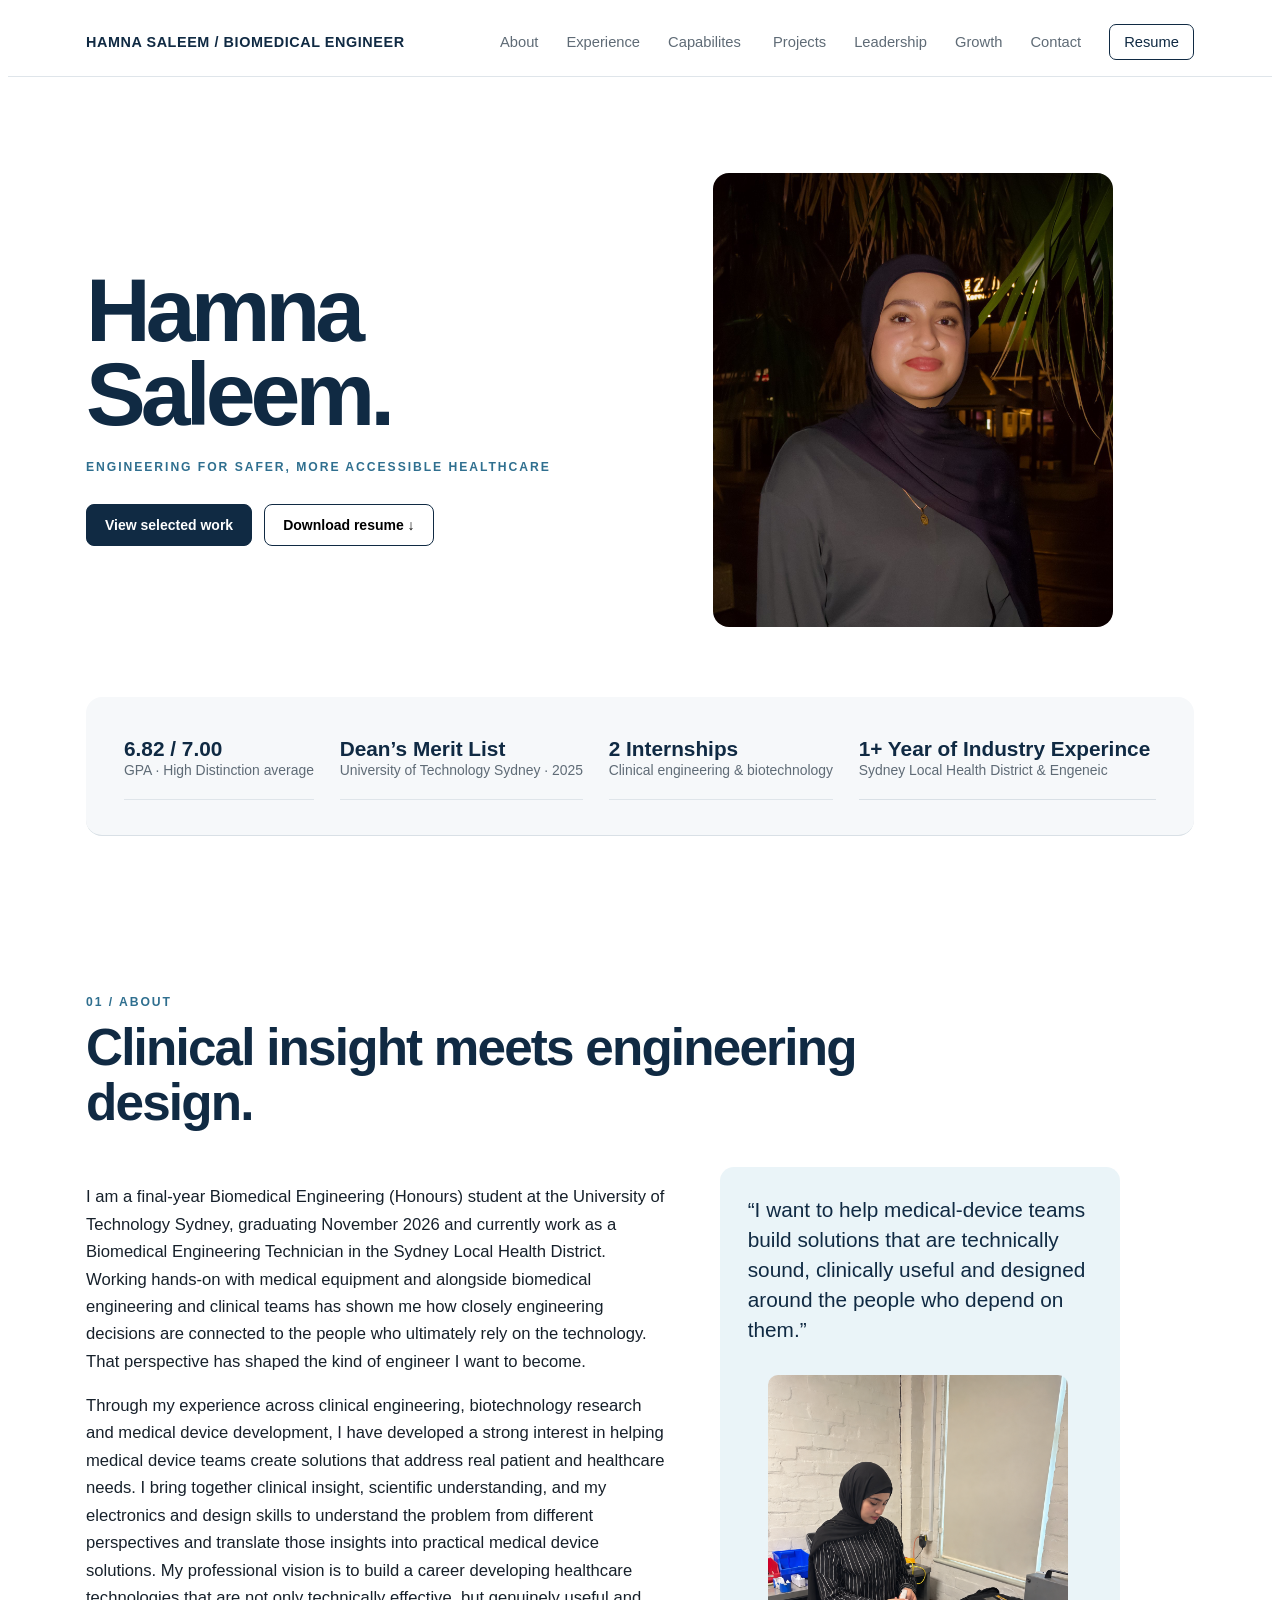
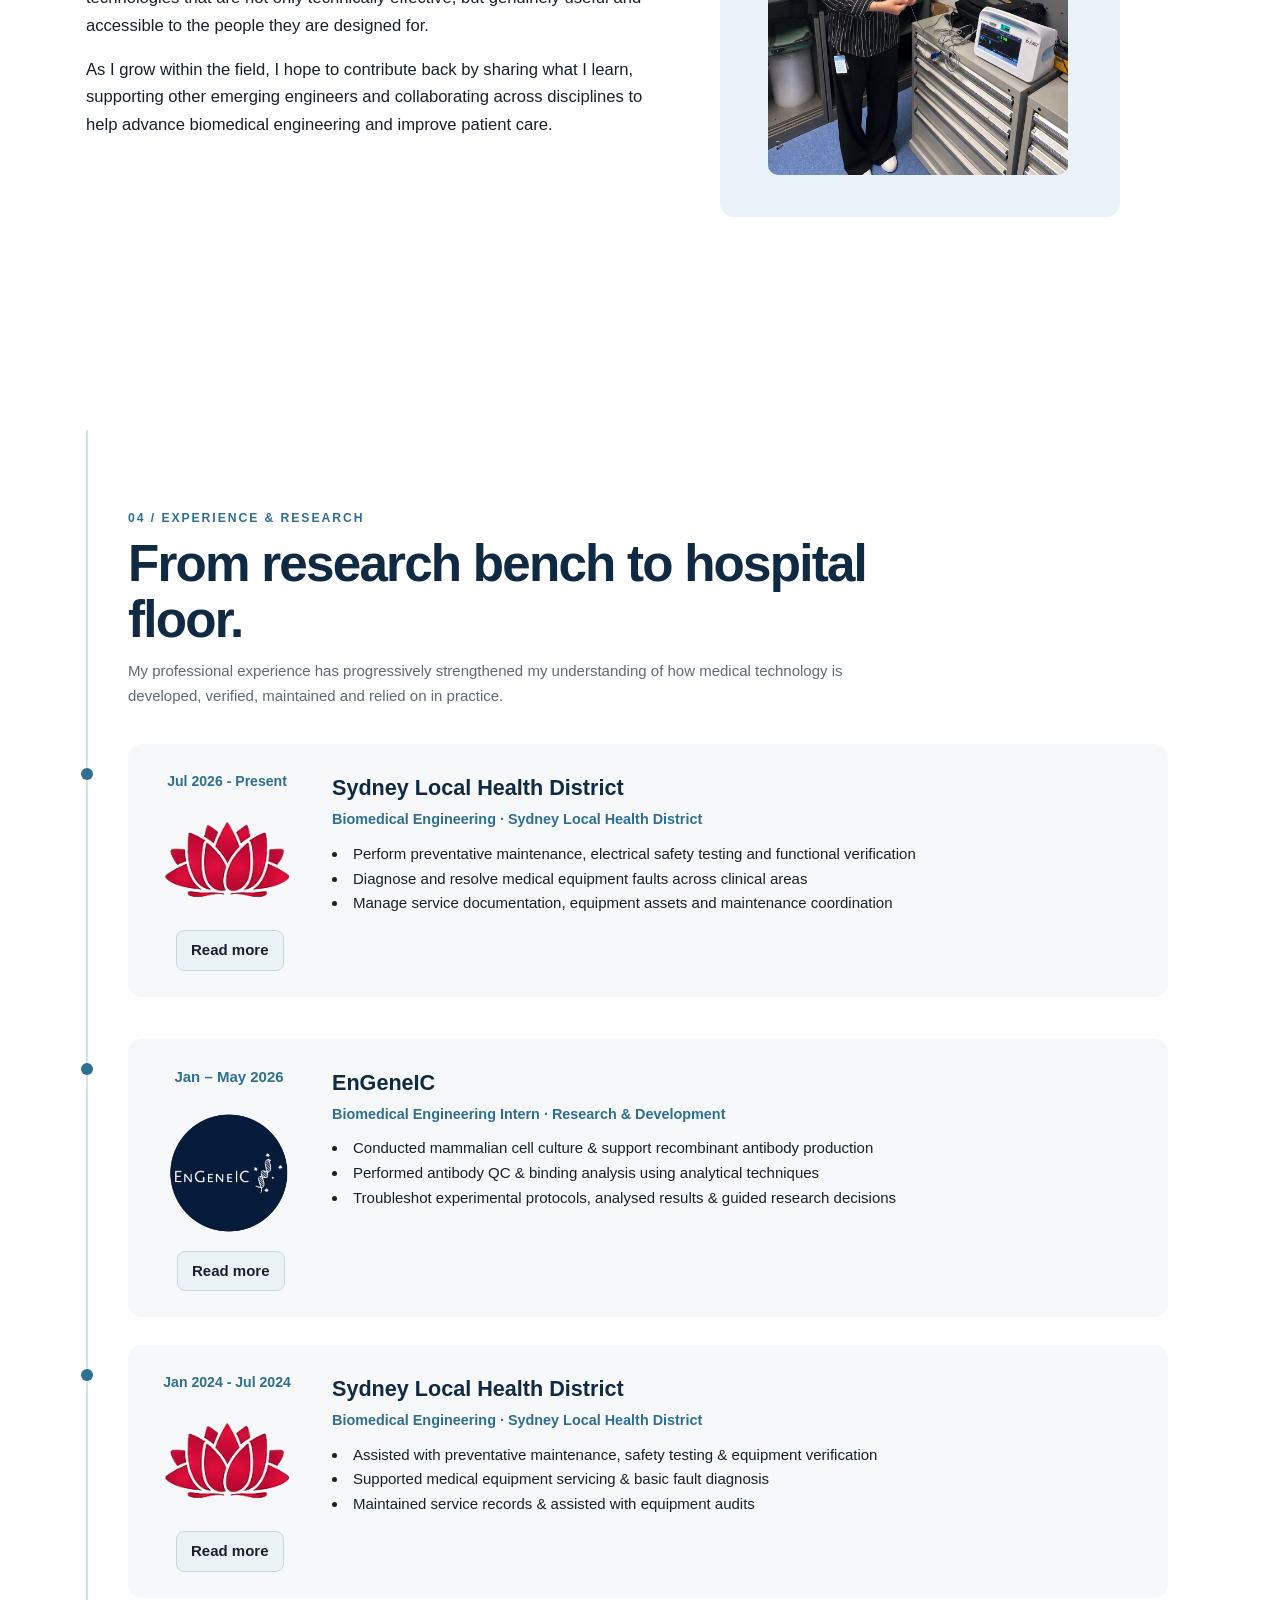
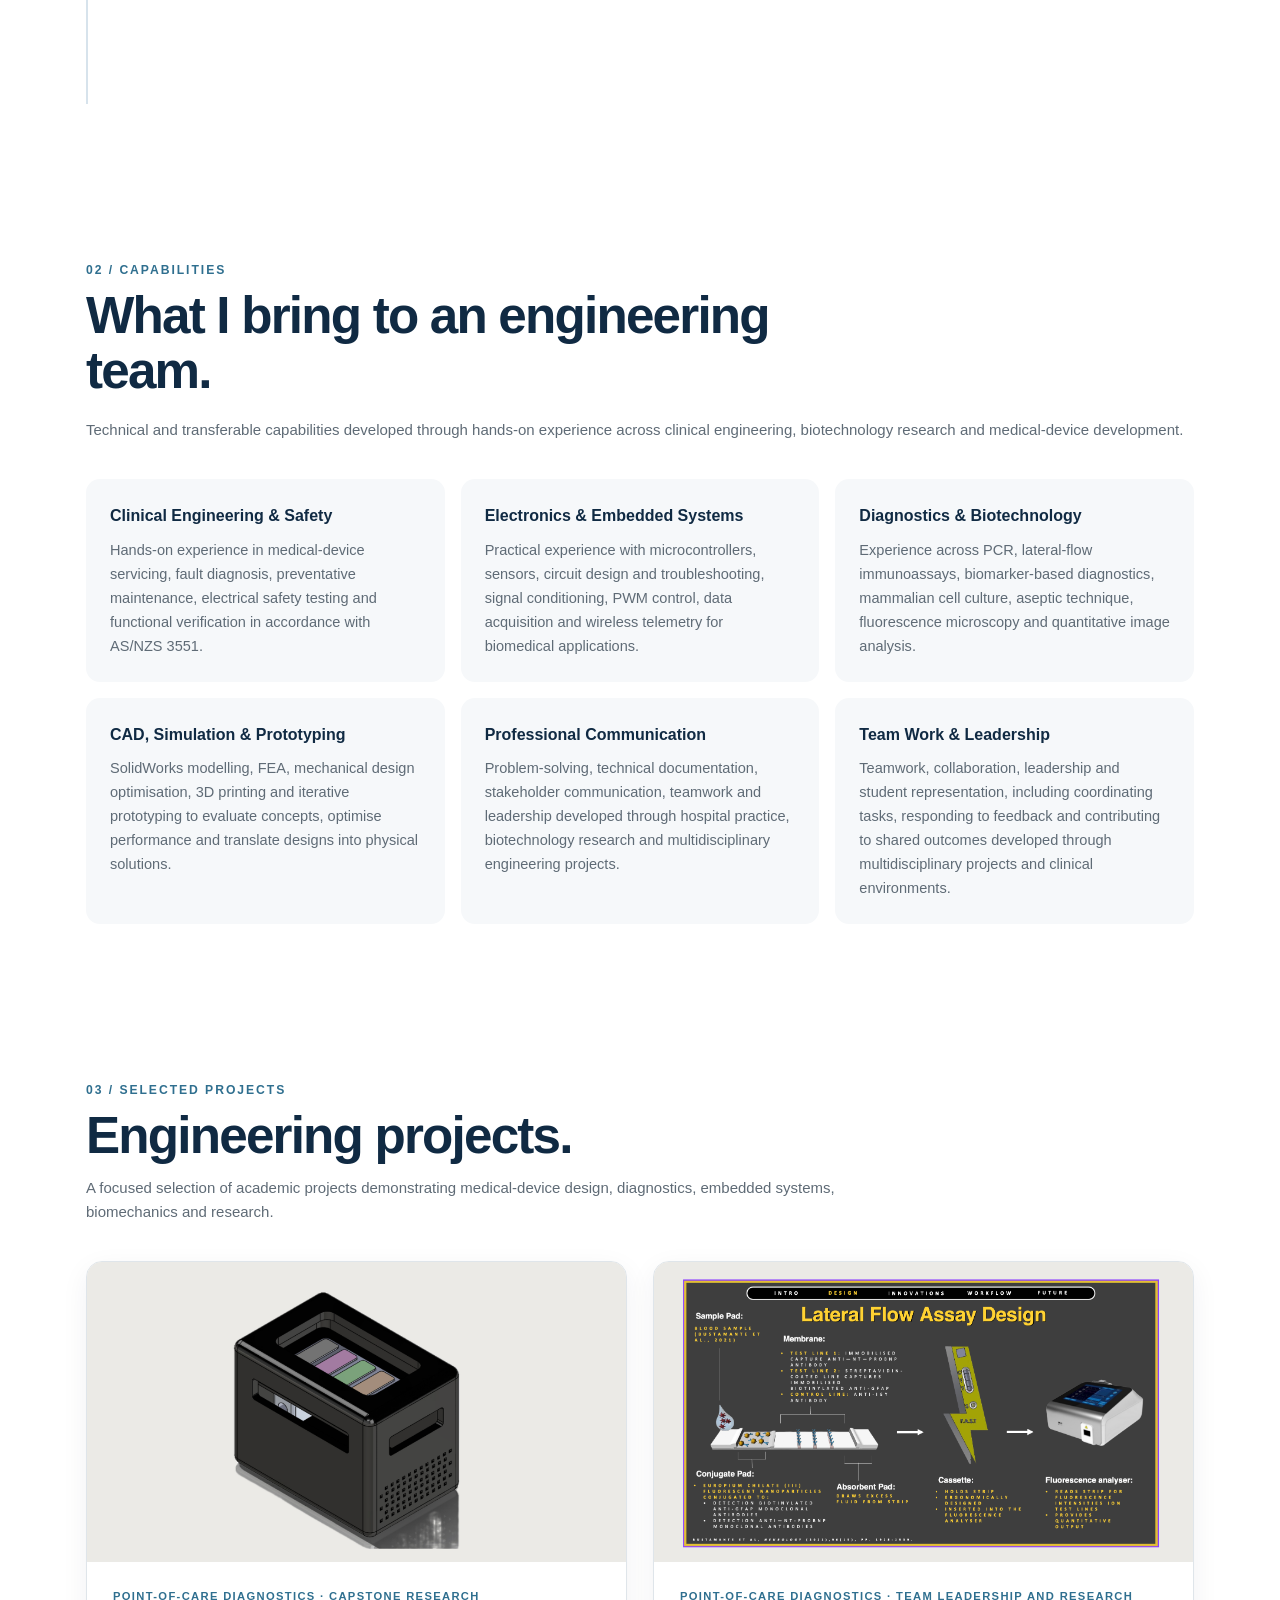
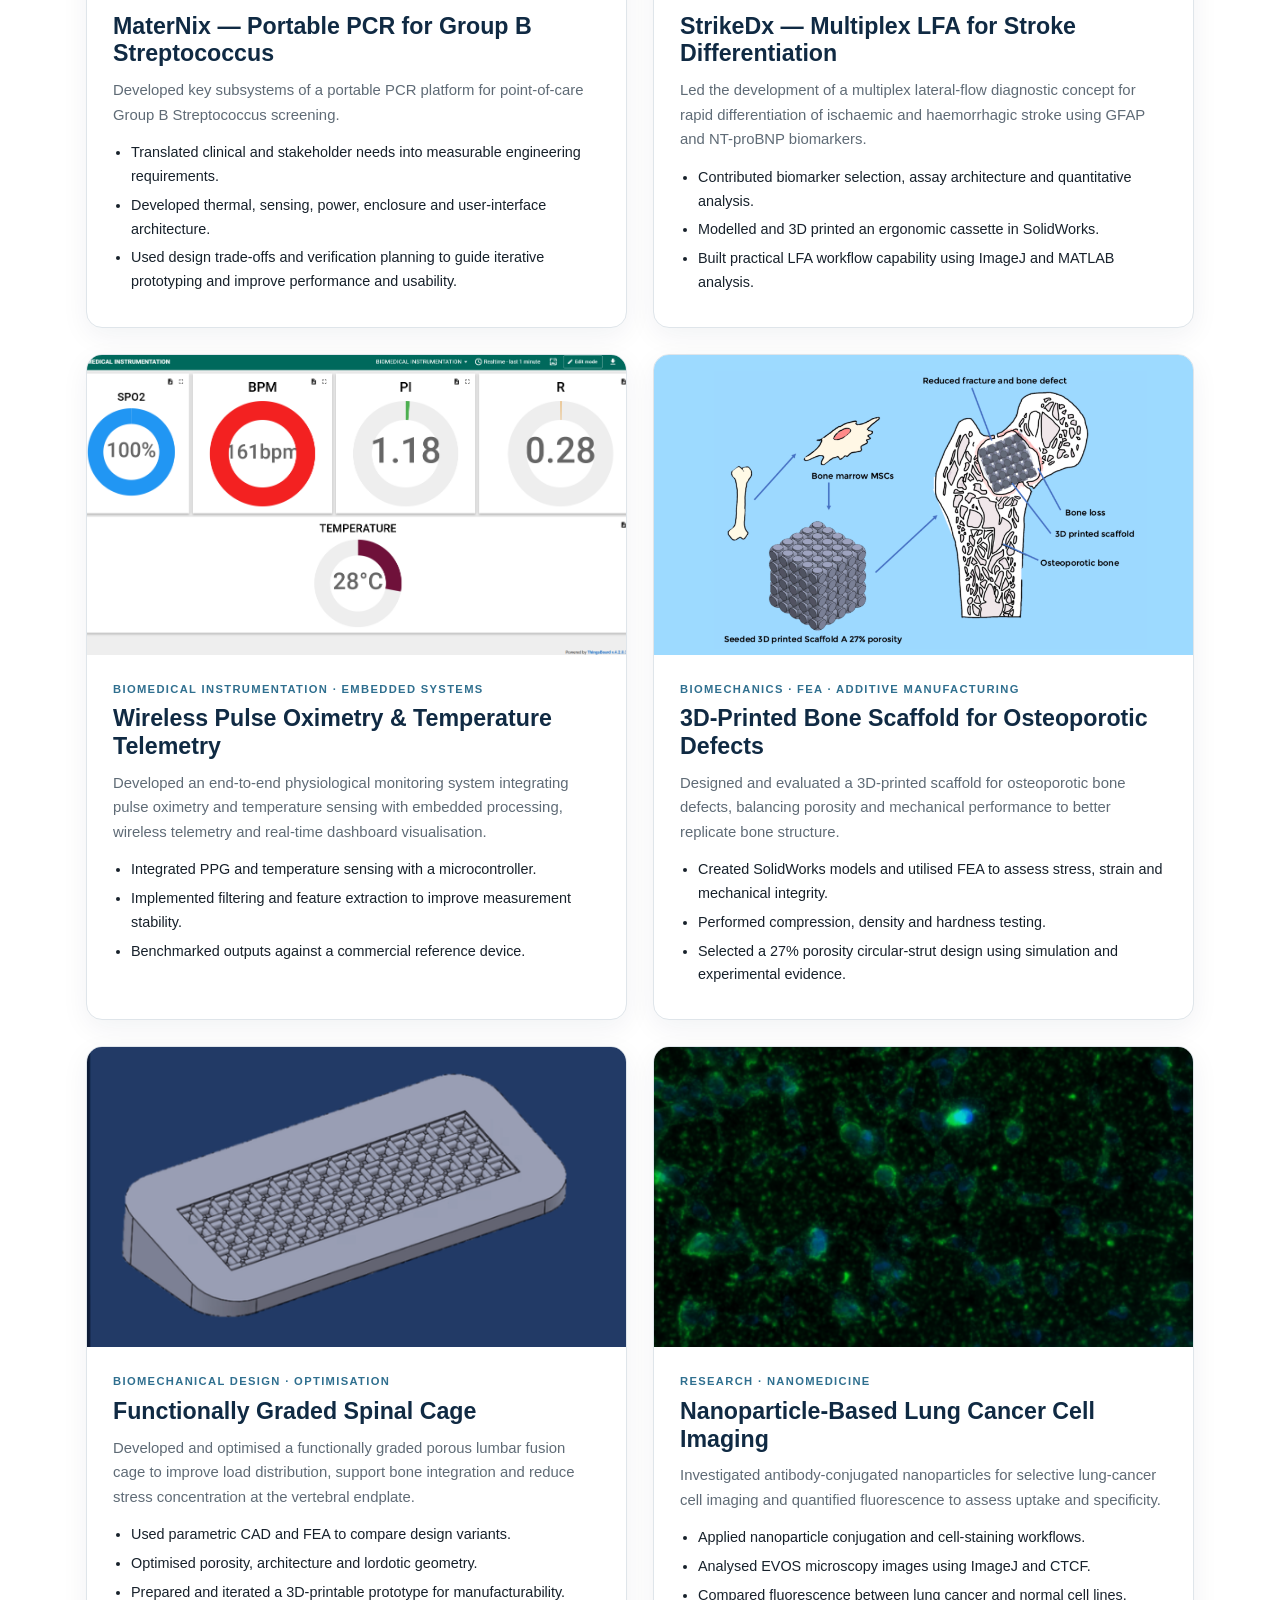
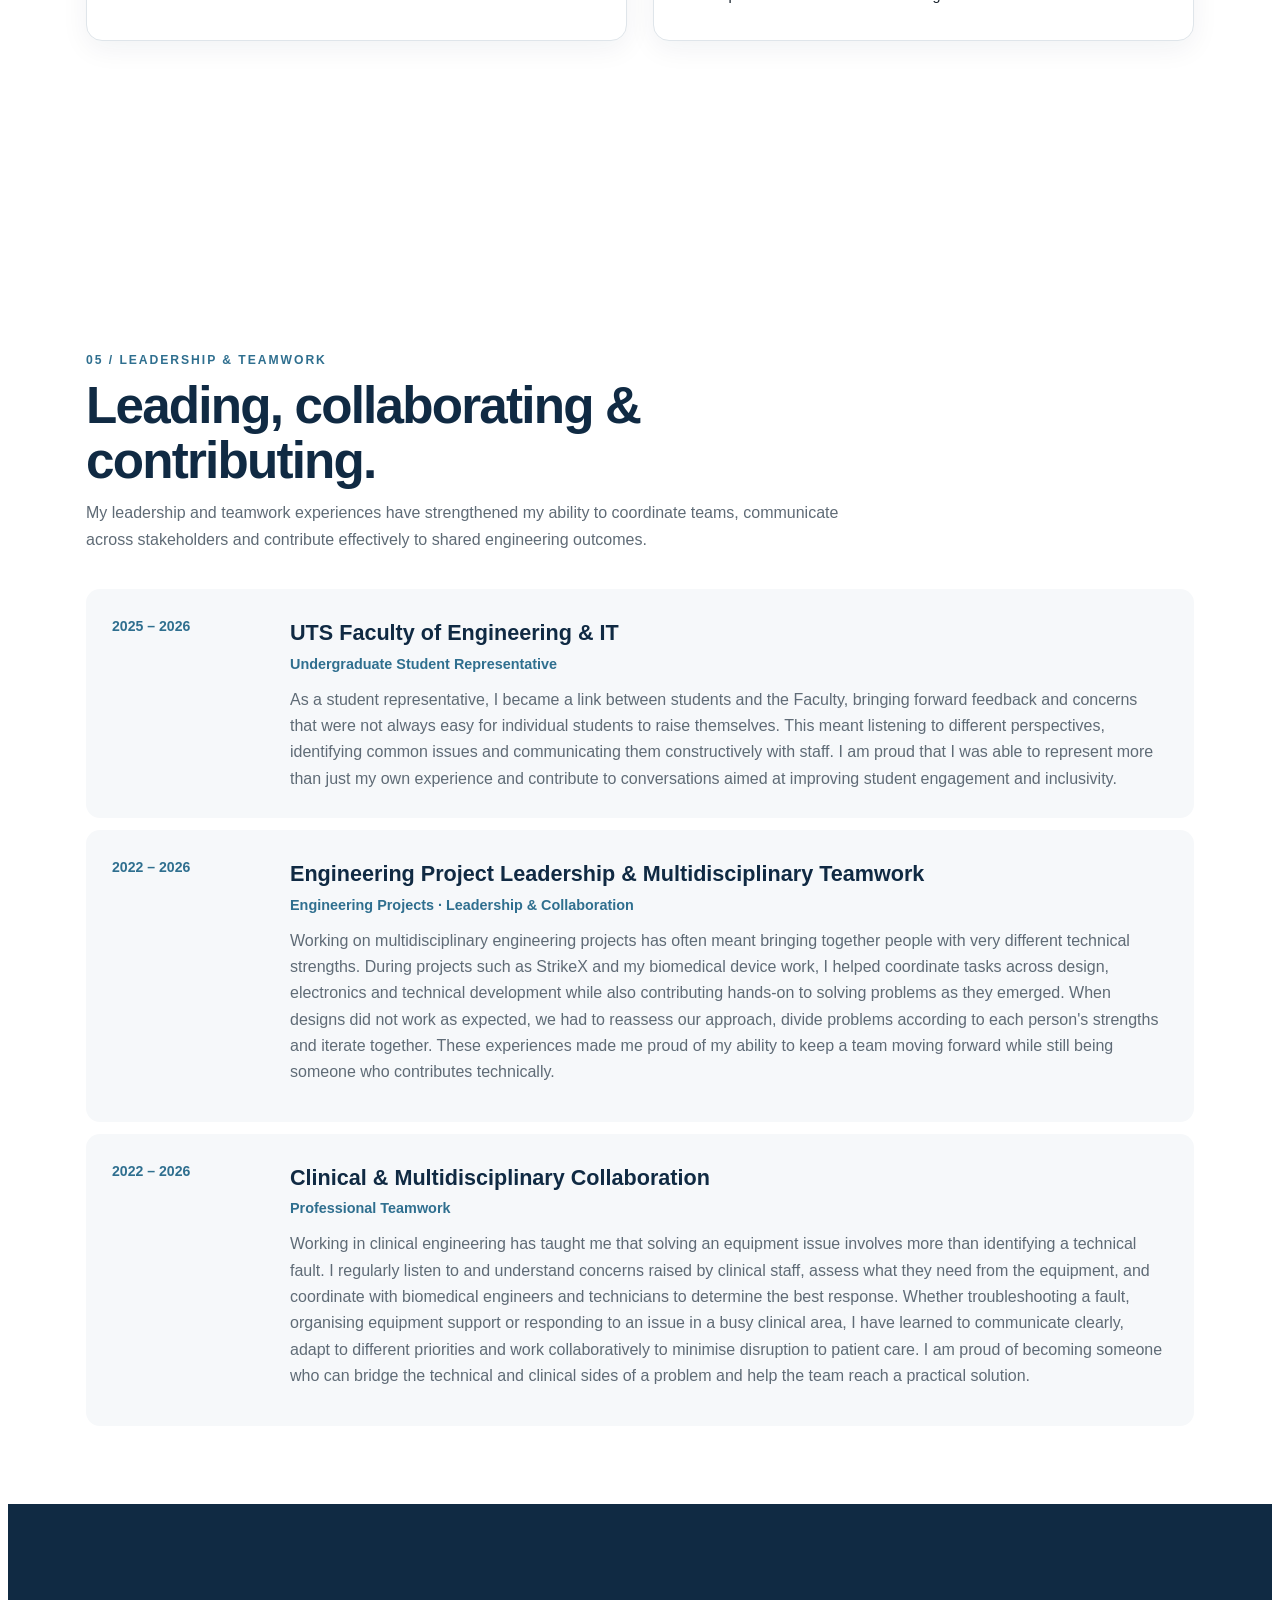
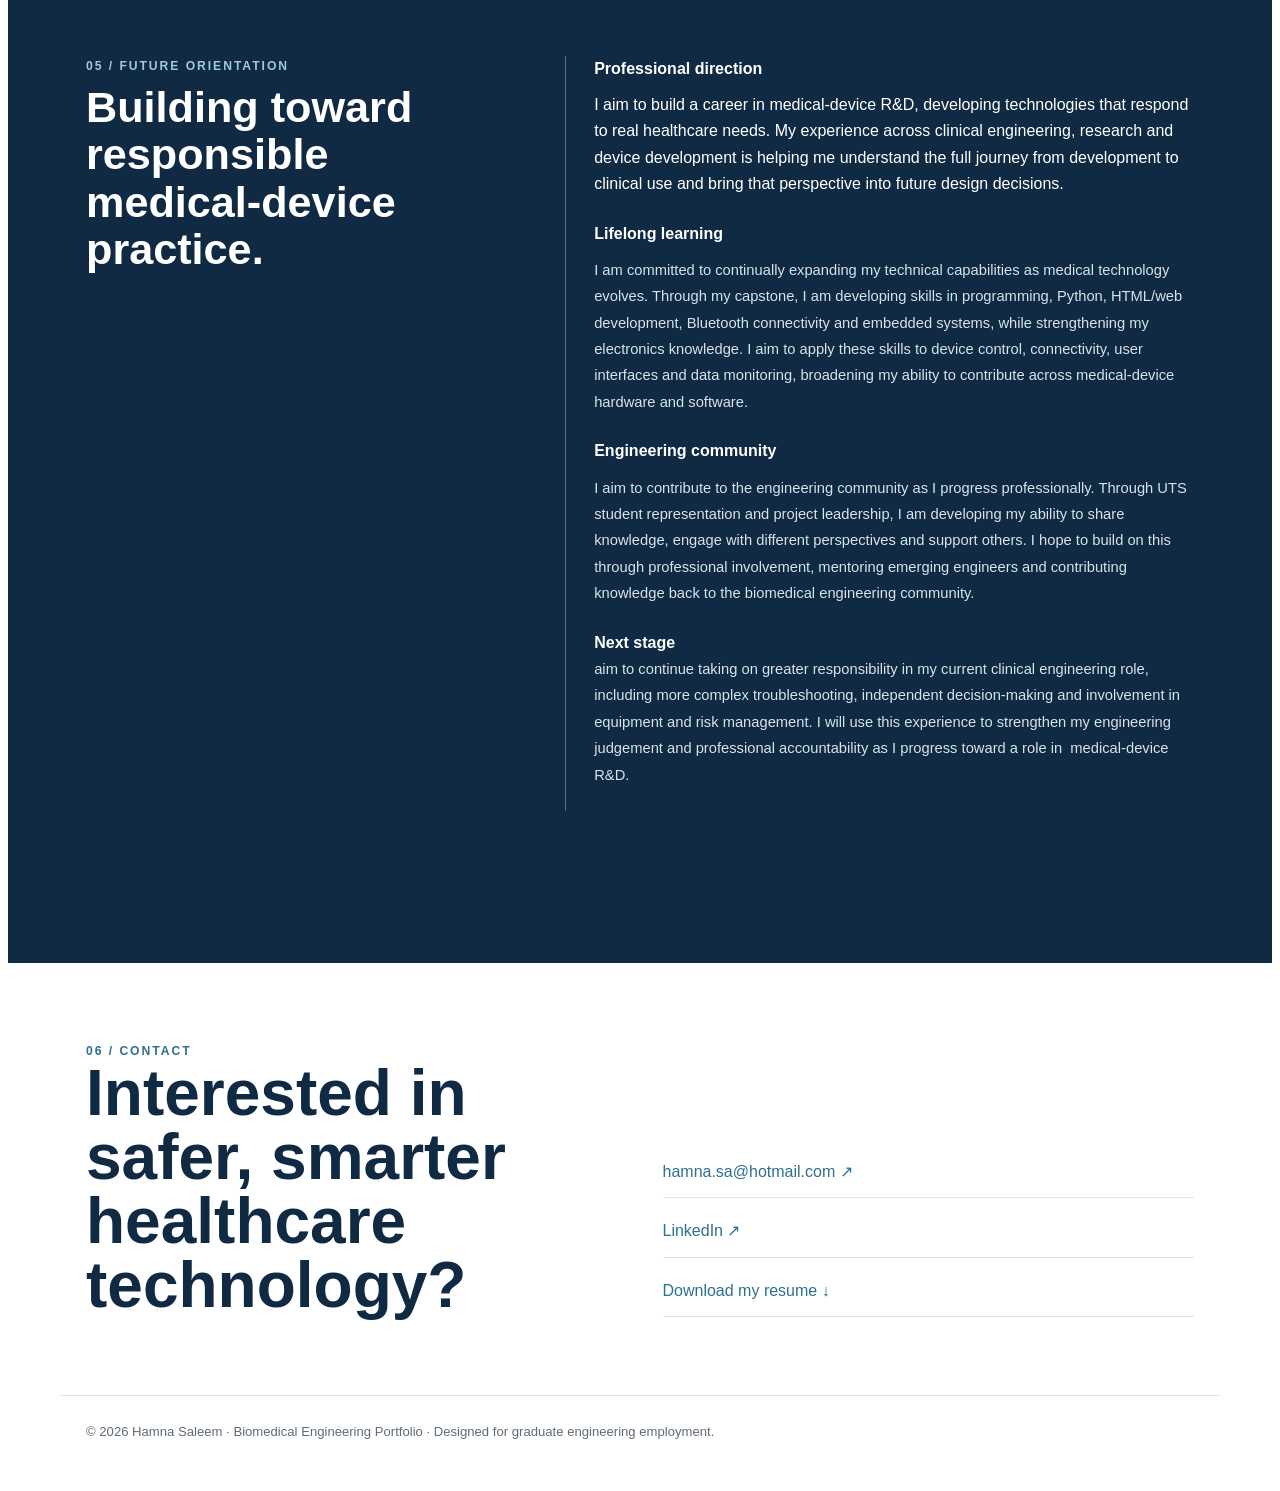
<file: index.html>
<!doctype html>
<html lang="en">
    <head>
        <meta charset="utf-8">
        <meta name="viewport" content="width=device-width,initial-scale=1">
        <title>Hamna Saleem | Biomedical Engineer</title>
        <meta name="description" content="Biomedical engineering portfolio of Hamna Saleem — clinical engineering, medical devices, diagnostics, embedded systems and research.">
        <link rel="stylesheet" href="styles.css">
    </head>
    <body style="flex-direction: row;">
        <!-- EDIT: TOP NAVIGATION -->
        <nav class="nav" data-pg-name="Top Navigation">
            <div class="navin">
                <div class="brand">HAMNA SALEEM / BIOMEDICAL ENGINEER</div>
                <div class="links">
                    <a href="#about">About</a>
                    <a href="#experience">Experience</a>
                    <a href="#capabilities">Capabilites&nbsp;</a>
                    <a href="#projects">Projects</a>
                    <a href="#leadership">Leadership</a>
                    <a href="#growth">Growth</a>
                    <a href="#contact">Contact</a>
                    <a class="resume" href="Files/Hamna%20Saleem%20Resume.pdf" target="_blank">Resume</a>
                </div>
            </div>
        </nav>
        <!-- EDIT: HERO / INTRODUCTION -->
        <header class="hero pinegrow-ui-helper-relative" data-pg-name="Hero / Introduction">
            <div>
                <h1><b>Hamna</b><br><b>Saleem</b>.</h1>
                <div class="eyebrow">Engineering for safer, more accessible healthcare</div>
                <div class="cta">
                    <a class="btn primary" href="#projects" style="font-size: 14px;">View selected work</a>
                    <a class="btn" href="Hamna_Saleem_Resume.pdf" download="" style="font-size: 14px;">Download resume &darr;</a>
                </div>
            </div>
            <img src="Images/Hamna.jpg" style="grid-area: 1 / 2 / 2 / 3; border-radius: 16px;" width="400">
            <aside class="heroaside">
                <div class="stat" style="margin-right: 10px; margin-left: 10px;">
                    <b>6.82 / 7.00</b>
                    <span>GPA &middot; High Distinction average</span>
                </div>
                <div class="stat" style="margin-right: 10px; margin-left: 10px;">
                    <b>Dean&rsquo;s Merit List</b>
                    <span>University of Technology Sydney &middot; 2025</span>
                </div>
                <div class="stat" style="margin-right: 10px; margin-left: 10px;">
                    <b>2 Internships</b>
                    <span>Clinical engineering &amp; biotechnology</span>
                </div>
                <div class="stat" style="margin-right: 10px; box-sizing: border-box; margin-left: 10px; border-bottom: 1px solid #d9e0e6;">
                    <b>1+ Year of Industry Experince&nbsp;</b>
                    <span>Sydney Local Health District &amp; Engeneic</span>
                </div>
            </aside>
        </header>
        <main style="font-size: 15px;">
            <!-- EDIT: ABOUT -->
            <section id="about" data-pg-name="About" class="">
                <div class="sectionhead">
                    <div class="eyebrow">01 / About</div>
                    <div>
                        <h2 class="">Clinical insight meets engineering design.</h2>
                    </div>
                </div>
                <div class="aboutgrid">
                    <div class="aboutcopy">
                        <p>I am a final-year Biomedical Engineering (Honours) student at the University of Technology Sydney, graduating November 2026 and currently work as a Biomedical Engineering Technician in the Sydney Local Health District. Working hands-on with medical equipment and alongside biomedical engineering and clinical teams has shown me how closely engineering decisions are connected to the people who ultimately rely on the technology.
That perspective has shaped the kind of engineer I want to become.</p>
                        <p><span style="font-size: 1.04rem;">Through my experience across clinical engineering, biotechnology research and medical device development, I have developed a strong interest in helping medical device teams create solutions that address real patient and healthcare needs. I bring together clinical insight, scientific understanding, and my electronics and design skills to understand the problem from different perspectives and translate those insights into practical medical device solutions.
My professional vision is to build a career developing healthcare technologies that are not only technically effective, but genuinely useful and accessible to the people they are designed for.<br></span></p>
                        <p>As I grow within the field, I hope to contribute back by sharing what I learn, supporting other emerging engineers and collaborating across disciplines to help advance biomedical engineering and improve patient care.</p>
                        <p></p>
                    </div>
                    <div>
                        <blockquote class="quote" style="height: 650px; width: 400px;">&ldquo;I want to help medical-device teams build solutions that are technically sound, clinically useful and designed around the people who depend on them.&rdquo;&nbsp;
                            <img src="Images/Hamna%201.png" style="width: 300px; margin-top: 30px; margin-left: 20px; border-radius: 10px;">
                        </blockquote>
                        <p><br></p>
                        <p><br></p>
                        <p><br></p>
                        <p><br></p>
                        <p><br></p>
                    </div>
                </div>
                <section id="experience" data-pg-name="Experience &amp; Research" style="position: relative; padding-left: 40px; position: relative; padding-left: 40px; border-left: 2px solid #d7e3ec;">
                    <div class="sectionhead">
                        <div class="eyebrow">04 / Experience &amp; Research</div>
                        <div>
                            <h2>From research bench to hospital floor.</h2>
                            <p>My professional experience has progressively strengthened my understanding of how medical technology is developed, verified, maintained and relied on in practice.</p>
                        </div>
                    </div>
                    <div class="experience">
                        <article class="role pinegrow-ui-helper-relative" style="position: relative; margin-bottom: 28px; position: relative;">
                            <div data-empty-placeholder="" style="position: absolute; left: -47px; top: 24px; width: 12px; height: 12px; border-radius: 50%; background-color: #2f6f8f;"></div>
                            <div class="when" style="text-align: center; font-size: 15px;">
                                <div class="when" style="text-align: center;">Jul 2026 - Present&nbsp;
                                    <img src="Images/NSW.png" style="width: 150px; margin-top: 20px; margin-left: -3px; margin-bottom: -20px;">
                                </div>
                            </div>
                            <div style="height: 20px;">
                                <h3>Sydney Local Health District</h3>
                                <h4 class="">Biomedical Engineering &middot; Sydney Local Health District</h4>
                                <li data-start="95" data-end="190">
                                    <span data-start="97" data-end="108">Perform</span> preventative maintenance, electrical safety testing and functional verification
                                </li>
                                <li data-start="191" data-end="266">
                                    <strong data-start="193" data-end="217"><span style="font-weight: normal;">Diagnose and resolve</span></strong> medical equipment faults across clinical areas
                                </li>
                                <p></p>
                                <li data-start="267" data-end="348" data-is-last-node="">
                                    <span data-start="269" data-end="279">Manage</span> service documentation, equipment assets and maintenance coordination
                                </li>
                                <p></p>
                            </div>
                            <details class="project-more" style="margin-top: -5px; grid-column: 1 / -1; width: 100%; margin-top: -50;">
                                <summary style="display: inline-block; padding: 7px 14px; border: 1px solid #cbd5df; border-radius: 8px; background: #eaf4f7; cursor: pointer; font-weight: 600; margin-left: 22px; margin-top: -80;">
                                    <b>Read more</b>
                                </summary>
                                <div class="project-details" style="display: grid; grid-template-columns: 1.4fr 1fr; gap: 30px; margin-top: 20px;">
                                    <div>
                                        <h4 style="margin-top: 20px;">My contribution</h4>
                                        <p style="margin-bottom: 16px;"> Returning to RPA as a Biomedical Engineering Technician marked an important step from being supervised as an intern to taking greater ownership of my work. I independently perform preventative maintenance, electrical safety testing and functional verification, diagnose and resolve equipment faults, and confirm devices are safe before returning them to clinical use. I also respond to faults from clinical areas including the Emergency Department and contribute to service documentation, asset management and equipment coordination.</p>
                                        <p style="margin-bottom: 16px;">What I enjoy most is the direct connection between the technical work I do and the healthcare environment it supports. There is a real sense of responsibility in troubleshooting equipment that clinicians rely on and knowing that the quality of my work contributes to its safety, reliability and availability for patient care. This experience has strengthened my technical judgement and confidence, while deepening my passion for medical technology and my goal of bringing this clinical perspective into a career in medical-device R&amp;D.</p>
                                        <p style="margin-bottom: 16px;"></p>
                                        <p></p>
                                    </div>
                                    <div>
                                        <img src="Images/Ross.JPG" style="width: 350px; border-radius: 10px; margin-top: 110px; margin-left: 6p;" class="">
                                    </div>
                                </div>
                            </details>
                        </article>
                        <article class="role" style="position: relative; overflow: visible; position: relative;">
                            <div data-empty-placeholder="" style="position: absolute; left: -47px; top: 24px; width: 12px; height: 12px; border-radius: 50%; background-color: #2f6f8f;"></div>
                            <div class="when" style="font-size: 15px; text-align: center;">Jan &#8211; May 2026
                                <img src="Images/Engeneic.png" style="width: 130px; margin-left: -5px; margin-top: 18px;">
                            </div>
                            <div>
                                <h3>EnGeneIC</h3>
                                <h4>Biomedical Engineering Intern &middot; Research &amp; Development</h4>
                                <li data-start="95" data-end="190">
                                    <span><span data-start="141" data-end="152" style="">Conducted&nbsp;</span>mammalian cell culture &amp; support recombinant antibody production</span>
                                </li>
                                <li data-start="95" data-end="190">
                                    <span data-start="222" data-end="233">Performed</span>&nbsp;antibody QC &amp; binding analysis using analytical techniques
                                </li>
                                <li data-start="95" data-end="190">
                                    <strong data-start="297" data-end="313"><span style="font-weight: normal;">Troubleshot</span></strong> experimental protocols, analysed results &amp; guided research decisions
                                </li>
                                <details class="project-more" style="margin-top: -5px; grid-column: 1 / -1; width: 100%; margin-top: -50;">
                                    <summary style="display: inline-block; padding: 7px 14px; border: 1px solid #cbd5df; border-radius: 8px; background: #eaf4f7; cursor: pointer; font-weight: 600; margin-left: -155px; margin-top: 45px;">
                                        <b>Read more</b>
                                    </summary>
                                    <div class="project-details" style="display: grid; grid-template-columns: 1.4fr 1fr; gap: 30px; margin-top: 20px;">
                                        <div>
                                            <h4 style="margin-bottom: 16px; margin-left: -165px; margin-top: 16px;">My contribution</h4>
                                            <p style="margin-bottom: 16px; margin-left: -165px;"> At EnGeneIC, I moved into a very different environment where problems did not always have a clear answer. Working with mammalian cell culture, experimental protocols and analytical techniques required me to troubleshoot unexpected results and make decisions based on the evidence available. I became increasingly independent in planning and carrying out my work, and I am proud of developing the patience and adaptability to work through uncertainty rather than simply following a set process.</p>
                                            <p style="margin-bottom: 16px;"></p>
                                            <p></p>
                                        </div>
                                        <div>
                                            <img src="Images/IMG_2576.jpeg" style="width: 350px; border-radius: 10px; margin-top: ; margin-left: 6p;" class="">
                                        </div>
                                    </div>
                                </details>
                            </div>
                        </article>
                    </div>
                    <article class="role pinegrow-ui-helper-relative" style="position: relative; margin-top: 28px; margin-bottom: 28px; position: relative;">
                        <div data-empty-placeholder="" style="position: absolute; left: -47px; top: 24px; width: 12px; height: 12px; border-radius: 50%; background-color: #2f6f8f;"></div>
                        <div class="when" style="text-align: center; font-size: 15px;">
                            <div class="when" style="text-align: center;">Jan 2024 - Jul 2024&nbsp;
                                <img src="Images/NSW.png" style="width: 150px; margin-top: 20px; margin-left: -3px; margin-bottom: -20px;">
                            </div>
                        </div>
                        <div style="height: 20px;">
                            <h3>Sydney Local Health District</h3>
                            <h4 class="">Biomedical Engineering &middot; Sydney Local Health District</h4>
                            <li data-start="95" data-end="190">
                                <span data-start="213" data-end="225">Assisted</span> with preventative maintenance, safety testing &amp; equipment verification
                            </li>
                            <li data-start="191" data-end="266">
                                <strong data-start="301" data-end="314"><span style="font-weight: normal;">Supported</span></strong> medical equipment servicing &amp; basic fault diagnosis
                            </li>
                            <p></p>
                            <li data-start="267" data-end="348" data-is-last-node="">
                                <span data-start="371" data-end="385">Maintained</span> service records &amp; assisted with equipment audits
                            </li>
                            <p></p>
                        </div>
                        <details class="project-more" style="margin-top: -5px; grid-column: 1 / -1; width: 100%; margin-top: -50;">
                            <summary style="display: inline-block; padding: 7px 14px; border: 1px solid #cbd5df; border-radius: 8px; background: #eaf4f7; cursor: pointer; font-weight: 600; margin-left: 22px; margin-top: -80;">
                                <b>Read more</b>
                            </summary>
                            <div class="project-details" style="display: grid; grid-template-columns: 1.4fr 1fr; gap: 30px; margin-top: 20px;">
                                <div>
                                    <h4 style="margin-top: 20px;">My contribution</h4>
                                    <p style="margin-bottom: 16px;"> My internship across RPA and Concord Hospitals was where I first began to understand what biomedical engineering looks like in practice. Working alongside experienced technicians and engineers exposed me to a wide range of medical technologies and taught me how to approach problems systematically, communicate within a clinical environment and recognise the responsibility that comes with supporting equipment used in patient care.</p>
                                    <p style="margin-bottom: 16px;">The experience also shifted the way I think about medical devices. I learned that effective healthcare technology depends on more than technical performance; safety, reliability, usability and the needs of clinicians and patients are equally important. This perspective sparked my interest in clinical engineering, motivated me to return to RPA as a Biomedical Engineering Technician, and continues to shape my goal of developing medical devices that work effectively in real healthcare environments.</p>
                                    <p style="margin-bottom: 16px;"></p>
                                    <p></p>
                                </div>
                                <div>
                                    <img src="Images/Chin.JPG" style="width: 350px; border-radius: 10px; margin-top: 110px; margin-left: 6p;" class="">
                                </div>
                            </div>
                        </details>
                    </article>
                </section>
            </section>
            <!-- EDIT: CAPABILITIES -->
            <section id="capabilities" data-pg-name="Capabilities" class="">
                <div class="sectionhead">
                    <div class="eyebrow">02 / Capabilities</div>
                    <div>
                        <h2>What I bring to an engineering team.</h2>
                        <p style="justify-content: space-between; width: 150%; top: 20px; bottom: 20px; margin-top: 20px; margin-bottom: 20px;">Technical and transferable capabilities developed through hands-on experience across clinical engineering, biotechnology research and medical-device development.</p>
                    </div>
                </div>
                <div class="capgrid">
                    <div class="cap" style="align-items: stretch;">
                        <h3>Clinical Engineering &amp; Safety</h3>
                        <p>Hands-on experience in medical-device servicing, fault diagnosis, preventative maintenance, electrical safety testing and functional verification in accordance with AS/NZS 3551.</p>
                    </div>
                    <div class="cap" style="align-items: stretch;">
                        <h3>Electronics &amp; Embedded Systems</h3>
                        <p class="">Practical experience with microcontrollers, sensors, circuit design and troubleshooting, signal conditioning, PWM control, data acquisition and wireless telemetry for biomedical applications.</p>
                    </div>
                    <div class="cap" style="align-items: stretch;">
                        <h3>Diagnostics &amp; Biotechnology</h3>
                        <p class="">Experience across PCR, lateral-flow immunoassays, biomarker-based diagnostics, mammalian cell culture, aseptic technique, fluorescence microscopy and quantitative image analysis.</p>
                    </div>
                    <div class="cap" style="align-items: stretch;">
                        <h3>CAD, Simulation &amp; Prototyping</h3>
                        <p class="">SolidWorks modelling, FEA, mechanical design optimisation, 3D printing and iterative prototyping to evaluate concepts, optimise performance and translate designs into physical solutions.</p>
                    </div>
                    <div class="cap" style="align-items: stretch;">
                        <h3 class="">Professional Communication</h3>
                        <p class="">Problem-solving, technical documentation, stakeholder communication, teamwork and leadership developed through hospital practice, biotechnology research and multidisciplinary engineering projects.</p>
                    </div>
                    <div class="cap" style="align-items: stretch;">
                        <h3 class="">Team Work &amp; Leadership</h3>
                        <p>Teamwork, collaboration, leadership and student representation, including coordinating tasks, responding to feedback and contributing to shared outcomes developed through multidisciplinary projects and clinical environments.</p>
                    </div>
                </div>
            </section>
            <!-- EDIT: SELECTED PROJECTS -->
            <section id="projects" data-pg-name="Selected Projects" class="">
                <div class="sectionhead">
                    <div class="eyebrow">03 / Selected Projects</div>
                    <div>
                        <h2>Engineering projects.</h2>
                        <p>A focused selection of academic projects demonstrating medical-device design, diagnostics, embedded systems, biomechanics and research.</p>
                    </div>
                </div>
                <div class="projects">
                    <article class="project">
                        <img src="Images/PCR.png" alt="Portable PCR project prototypes and results">
                        <div class="projectbody">
                            <div class="tag">Point-of-care diagnostics &middot; Capstone RESearch</div>
                            <h3>MaterNix &#8212; Portable PCR for Group B Streptococcus</h3>
                            <p>Developed key subsystems of a portable PCR platform for point-of-care Group B Streptococcus screening.</p>
                            <ul>
                                <li>Translated clinical and stakeholder needs into measurable engineering requirements.</li>
                                <li>Developed thermal, sensing, power, enclosure and user-interface architecture.</li>
                                <li>Used design trade-offs and verification planning to guide iterative prototyping and&nbsp;improve performance and usability.</li>
                            </ul>
                        </div>
                    </article>
                    <article class="project">
                        <img src="Images/LFA.png" alt="StrikeDx lateral flow assay design and lab workflow">
                        <div class="projectbody">
                            <div class="tag">Point-of-care Diagnostics &middot; Team leadership and Research</div>
                            <h3>StrikeDx &#8212; Multiplex LFA for Stroke Differentiation</h3>
                            <p>Led the development of a multiplex lateral-flow diagnostic concept for rapid differentiation of ischaemic and haemorrhagic stroke using GFAP and NT-proBNP biomarkers.</p>
                            <ul>
                                <li>Contributed biomarker selection, assay architecture and quantitative analysis.</li>
                                <li>Modelled and 3D printed an ergonomic cassette in SolidWorks.</li>
                                <li>Built practical LFA workflow capability using ImageJ and MATLAB analysis.</li>
                            </ul>
                        </div>
                    </article>
                    <article class="project">
                        <img src="Images/Spo2.png" alt="Pulse oximetry telemetry prototype and dashboard" class="">
                        <div class="projectbody">
                            <div class="tag">Biomedical instrumentation&nbsp;&middot; embedded systems</div>
                            <h3 class="">Wireless Pulse Oximetry &amp; Temperature Telemetry</h3>
                            <p>Developed an end-to-end physiological monitoring system integrating pulse oximetry and temperature sensing with embedded processing, wireless telemetry and real-time dashboard visualisation.</p>
                            <ul>
                                <li>Integrated PPG and temperature sensing with a microcontroller.</li>
                                <li>Implemented filtering and feature extraction to improve measurement stability.</li>
                                <li>Benchmarked outputs against a commercial reference device.</li>
                            </ul>
                        </div>
                    </article>
                    <article class="project">
                        <img src="Images/Bone.png" alt="3D printed bone scaffold prototypes and simulations">
                        <div class="projectbody">
                            <div class="tag">Biomechanics &middot; FEA &middot; Additive manufacturing</div>
                            <h3>3D-Printed Bone Scaffold for Osteoporotic Defects</h3>
                            <p>Designed and evaluated a 3D-printed scaffold for osteoporotic bone defects, balancing porosity and mechanical performance to better replicate bone structure.</p>
                            <ul>
                                <li>Created SolidWorks models and utilised FEA to assess stress, strain and mechanical integrity.</li>
                                <li>Performed compression, density and hardness testing.</li>
                                <li>Selected a 27% porosity circular-strut design using simulation and experimental evidence.</li>
                            </ul>
                        </div>
                    </article>
                    <article class="project">
                        <img src="Images/Cage.png" alt="Spinal cage simulation and 3D printed prototype">
                        <div class="projectbody">
                            <div class="tag">Biomechanical design &middot; Optimisation</div>
                            <h3>Functionally Graded Spinal Cage</h3>
                            <p>Developed and optimised a functionally graded porous lumbar fusion cage to improve load distribution, support bone integration and reduce stress concentration at the vertebral endplate.</p>
                            <ul>
                                <li>Used parametric CAD and FEA to compare design variants.</li>
                                <li>Optimised porosity, architecture and lordotic geometry.</li>
                                <li>Prepared and iterated a 3D-printable prototype for manufacturability.</li>
                            </ul>
                        </div>
                    </article>
                    <article class="project">
                        <img src="Images/Nanoparticle.png" alt="Fluorescence microscopy and nanoparticle results">
                        <div class="projectbody">
                            <div class="tag">Research &middot; Nanomedicine</div>
                            <h3>Nanoparticle-Based Lung Cancer Cell Imaging</h3>
                            <p>Investigated antibody-conjugated nanoparticles for selective lung-cancer cell imaging and quantified fluorescence to assess uptake and specificity.</p>
                            <ul>
                                <li>Applied nanoparticle conjugation and cell-staining workflows.</li>
                                <li>Analysed EVOS microscopy images using ImageJ and CTCF.</li>
                                <li>Compared fluorescence between lung cancer and normal cell lines.</li>
                            </ul>
                        </div>
                    </article>
                </div>
            </section>
            <!-- EDIT: EXPERIENCE -->
            <video>Your browser doesn&apos;t support HTML5 video tag.</video>
            <video>Your browser doesn&apos;t support HTML5 video tag.</video>
        </main>
        <!-- EDIT: PROFESSIONAL GROWTH -->
        <section id="leadership" data-pg-name="Leadership, Service &amp; Future Orientation" style="background-color: white;">
            <div class="inner pinegrow-ui-helper-relative" style="columns: 1;">
                <div class="sectionhead">
                    <div class="eyebrow">05 / Leadership &amp; Teamwork</div>
                    <div>
                        <h2>Leading, collaborating &amp; contributing.</h2>
                        <p>My leadership and teamwork experiences have strengthened my ability to coordinate teams, communicate across stakeholders and contribute effectively to shared engineering outcomes.</p>
                    </div>
                </div>
                <article class="role" style="margin-top: 12px;">
                    <div class="when">2025 &#8211; 2026</div>
                    <div>
                        <h3>UTS Faculty of Engineering &amp; IT</h3>
                        <h4>Undergraduate Student Representative</h4>
                        <p>As a student representative, I became a link between students and the Faculty, bringing forward feedback and concerns that were not always easy for individual students to raise themselves. This meant listening to different perspectives, identifying common issues and communicating them constructively with staff. I am proud that I was able to represent more than just my own experience and contribute to conversations aimed at improving student engagement and inclusivity.</p>
                    </div>
                </article>
                <article class="role pinegrow-ui-helper-relative" style="margin-top: 12px;">
                    <div class="when">2022 &#8211; 2026</div>
                    <div>
                        <h3>Engineering Project Leadership &amp; Multidisciplinary Teamwork</h3>
                        <h4 class=""><span style="font-size: 0.9rem;">Engineering Projects &middot; Leadership &amp; Collaboration</span></h4>
                        <h4 class=""><span style="font-weight: normal;"><span style="font-size: 0.9rem;"></span><span style="color: rgb(95, 107, 118); font-size: 16px;">Working on multidisciplinary engineering projects has often meant bringing together people with very different technical strengths. During projects such as StrikeX and my biomedical device work, I helped coordinate tasks across design, electronics and technical development while also contributing hands-on to solving problems as they emerged. When designs did not work as expected, we had to reassess our approach, divide problems according to each person&apos;s strengths and iterate together. These experiences made me proud of my ability to keep a team moving forward while still being someone who contributes technically.</span></span></h4>
                    </div>
                </article>
                <article class="role" style="margin-top: 12px;">
                    <div class="when">2022 &#8211; 2026</div>
                    <div>
                        <h3>Clinical &amp; Multidisciplinary Collaboration</h3>
                        <h4 class=""><span style="font-size: 0.9rem;">Professional Teamwork</span></h4>
                        <h4><span style="font-weight: normal;"><span style="font-size: 0.9rem;"></span><span style="color: rgb(95, 107, 118); font-size: 16px;">Working in clinical engineering has taught me that solving an equipment issue involves more than identifying a technical fault. I regularly listen to and understand concerns raised by clinical staff, assess what they need from the equipment, and coordinate with biomedical engineers and technicians to determine the best response. Whether troubleshooting a fault, organising equipment support or responding to an issue in a busy clinical area, I have learned to communicate clearly, adapt to different priorities and work collaboratively to minimise disruption to patient care. I am proud of becoming someone who can bridge the technical and clinical sides of a problem and help the team reach a practical solution.</span></span></h4>
                    </div>
                </article>
            </div>
        </section>
        <section class="learning" id="growth" data-pg-name="Leadership, Service &amp; Future Orientation">
            <div class="inner">
                <div>
                    <div class="eyebrow" style="color:#9ec8dc">05 / Future Orientation</div>
                    <h2>Building toward responsible medical-device practice.</h2>
                </div>
                <div class="timeline">
                    <div>
                        <b style="margin-bottom: 10px;">Professional direction</b>
                        I aim to build a career in medical-device R&amp;D, developing technologies that respond to real healthcare needs. My experience across clinical engineering, research and device development is helping me understand the full journey from development to clinical use and bring that perspective into future design decisions.
                    </div>
                    <div>
                        <b style="margin-bottom: 10px;">Lifelong learning</b>
                        <span>
                I am committed to continually expanding my technical capabilities as medical technology evolves. Through my capstone, I am developing skills in <span data-start="299" data-end="389" style="">programming, Python, HTML/web development, Bluetooth connectivity and embedded systems</span>, while strengthening my electronics knowledge. I aim to apply these skills to <span data-start="468" data-end="537" style="">device control, connectivity, user interfaces and data monitoring</span>, broadening my ability to contribute across medical-device hardware and software.</span>
                    </div>
                    <div>
                        <b style="margin-bottom: 10px;">Engineering community</b>
                        <span>I aim to contribute to the engineering community as I progress professionally. Through UTS student representation and project leadership, I am developing my ability to share knowledge, engage with different perspectives and support others. I hope to build on this through professional involvement, mentoring emerging engineers and contributing knowledge back to the biomedical engineering community.</span>
                    </div>
                    <div>
                        <b>Next stage</b>
                        <span>aim to continue taking on greater responsibility in my current clinical engineering role, including more complex troubleshooting, independent decision-making and involvement in equipment and risk management. I will use this experience to strengthen my engineering judgement and professional accountability as I progress toward a role in&nbsp; medical-device R&amp;D.</span>
                    </div>
                </div>
            </div>
        </section>
        <!-- EDIT: CONTACT -->
        <section id="contact" data-pg-name="Contact">
            <div class="contact">
                <div>
                    <div class="eyebrow">06 / Contact</div>
                    <h2>Interested in safer, smarter healthcare technology?</h2>
                </div>
                <div class="contactlinks">
                    <a href="mailto:hamna.sa@hotmail.com">hamna.sa@hotmail.com &#8599;</a>
                    <a href="https://www.linkedin.com/in/hamnasaleem" target="_blank" rel="noreferrer">LinkedIn &#8599;</a>
                    <a href="Hamna_Saleem_Resume.pdf" download="">Download my resume &darr;</a>
                </div>
            </div>
        </section>
        <!-- EDIT: FOOTER -->
        <footer class="foot" data-pg-name="Footer">&copy; 2026 Hamna Saleem &middot; Biomedical Engineering Portfolio &middot; Designed for graduate engineering employment.</footer>
    </body>
</html>
</file>
<file: styles.css>
:root {
    --navy: #102a43;
    --blue: #2f6f8f;
    --sky: #eaf4f8;
    --ink: #17212b;
    --muted: #5f6b76;
    --paper: #ffffff;
    --soft: #f6f8fa;
    --line: #dfe5ea;
    --max: 1160px;
}

* {
    box-sizing: border-box;
    font-family: "Helvetica Neue", Helvetica, Arial, sans-serif;
}

html {
    scroll-behavior: smooth;
}

section {
    margin: 0;
    font-family: "Aptos","Helvetica Neue",Arial,sans-serif;
    background: var(--paper);
    color: var(--ink);
    line-height: 1.65;
}

a {
    color: inherit;
}

.nav {
    position: sticky;
    top: 0;
    z-index: 20;
    background: rgba(255,255,255,.96);
    backdrop-filter: blur(12px);
    border-bottom: 1px solid var(--line);
}

.navin {
    max-width: var(--max);
    margin: auto;
    padding: 16px 26px;
    display: flex;
    align-items: center;
    justify-content: space-between;
    gap: 28px;
    font-family: Arial, sans-serif;
}

.brand {
    font-weight: 800;
    letter-spacing: .04em;
    font-size: .9rem;
    color: var(--navy);
}

.links {
    display: flex;
    gap: 28px;
    align-items: center;
    font-size: .92rem;
}

.links a {
    text-decoration: none;
    color: var(--muted);
}

.links a:hover {
    color: var(--blue);
}

.links .resume {
    padding: 9px 14px;
    border: 1px solid var(--navy);
    color: var(--navy);
    border-radius: 7px;
}

.hero {
    max-width: var(--max);
    margin: auto;
    padding: 96px 26px 78px;
    display: grid;
    grid-template-columns: 1.15fr .85fr;
    gap: 70px;
    align-items: center;
    font-family: "Helvetica Neue", Helvetica, Arial, sans-serif;
}

.eyebrow {
    text-transform: uppercase;
    letter-spacing: .16em;
    font-size: .76rem;
    font-weight: 800;
    color: var(--blue);
}

h1 {
    font-size: clamp(3.3rem,7vw,6.4rem);
    line-height: .94;
    margin: 14px 0 24px;
    letter-spacing: -.055em;
    color: var(--navy);
    font-family: Arial, sans-serif;
    font-weight: 800;
}

.hero p {
    font-size: 1.16rem;
    max-width: 720px;
    color: var(--muted);
    margin: 0;
}

.cta {
    display: flex;
    gap: 12px;
    flex-wrap: wrap;
    margin-top: 30px;
}

.btn {
    display: inline-block;
    text-decoration: none;
    padding: 12px 18px;
    border: 1px solid var(--navy);
    border-radius: 8px;
    font-weight: 700;
    font-size: .92rem;
}

.btn.primary {
    background: var(--navy);
    color: #fff;
}

.heroaside {
    background: var(--soft);
    border-radius: 16px;
    padding: 20px 28px 35px;
    display: flex;
    grid-column-start: 1;
    grid-column-end: 4;
    border-bottom: 1px solid #d9e0e6;
    justify-content: space-between;
}

.stat {
    padding: 20px 0;
    border-bottom: 1px solid var(--line);
}

.stat:last-child {
    border: 0;
}

.stat b {
    display: block;
    font-size: 1.3rem;
    color: var(--navy);
}

.stat span {
    font-size: .87rem;
    color: var(--muted);
}

section {
    max-width: var(--max);
    margin: auto;
    padding: 78px 26px;
}

.sectionhead {
    max-width: 780px;
    margin-bottom: 36px;
}

/* .sectionhead h2 {
    font-size: clamp(2rem,4vw,3.2rem);
    line-height: 1.08;
    letter-spacing: -.035em;
    margin: 8px 0 12px;
    color: var(--navy);
} */
.sectionhead p {
    margin: 0;
    color: var(--muted);
}

.aboutgrid {
    display: grid;
    grid-template-columns: 1.1fr .9fr;
    gap: 54px;
}

.aboutcopy {
    font-size: 1.04rem;
}

.quote {
    font-size: 1.3rem;
    line-height: 1.45;
    background: var(--sky);
    border-radius: 14px;
    padding: 28px;
    margin: 0;
    color: var(--navy);
}

.capgrid {
    display: grid;
    grid-template-columns: repeat(3,1fr);
    gap: 16px;
}

.cap {
    background: var(--soft);
    border-radius: 14px;
    padding: 24px;
    min-height: 160px;
}

.cap h3 {
    margin: 0 0 8px;
    color: var(--navy);
    font-size: 1rem;
}

.cap p {
    font-size: .91rem;
    color: var(--muted);
    margin: 0;
}

.projects {
    display: grid;
    grid-template-columns: repeat(2,1fr);
    gap: 26px;
}

.project {
    background: #fff;
    border: 1px solid var(--line);
    border-radius: 16px;
    overflow: hidden;
    box-shadow: 0 8px 28px rgba(16,42,67,.06);
}

.project img {
    width: 100%;
    height: 300px;
    object-fit: cover;
    display: block;
}

.projectbody {
    padding: 25px 26px 27px;
}

.tag {
    font-size: .7rem;
    text-transform: uppercase;
    letter-spacing: .12em;
    color: var(--blue);
    font-weight: 800;
}

.project h3 {
    font-size: 1.45rem;
    line-height: 1.2;
    margin: 7px 0 10px;
    color: var(--navy);
}

.project p {
    color: var(--muted);
    font-size: .93rem;
    margin: 0;
}

.project ul {
    padding-left: 18px;
    margin: 14px 0 0;
    font-size: .9rem;
}

.project li {
    margin: 5px 0;
}

.experience {
    display: grid;
    gap: 14px;
}

.role {
    display: grid;
    grid-template-columns: 150px 1fr;
    background: var(--soft);
    border-radius: 14px;
    padding: 26px;
    gap: 28px;
}

.role .when {
    color: var(--blue);
    font-size: .88rem;
    font-weight: 700;
}

.role h3 {
    font-size: 1.35rem;
    margin: 0 0 2px;
    color: var(--navy);
}

.role h4 {
    margin: 0 0 10px;
    color: var(--blue);
    font-size: .9rem;
}

.role p {
    margin: 0;
    color: var(--muted);
}

.learning {
    background: var(--navy);
    color: #fff;
    max-width: none;
}

.learning .inner {
    max-width: var(--max);
    margin: auto;
    padding: 74px 26px;
    display: grid;
    grid-template-columns: .8fr 1.2fr;
    gap: 60px;
}

.learning h2 {
    font-size: 2.7rem;
    line-height: 1.1;
    margin: 8px 0 0;
}

.timeline {
    border-left: 1px solid rgba(255,255,255,.3);
    padding-left: 28px;
}

.timeline div {
    margin-bottom: 23px;
}

.timeline b {
    display: block;
}

.timeline span {
    color: #d7e3ec;
    font-size: .92rem;
}

.contact {
    display: grid;
    grid-template-columns: 1fr 1fr;
    gap: 45px;
    align-items: end;
}

.contact h2 {
    font-size: clamp(2.5rem,5vw,4.5rem);
    line-height: 1;
    margin: 0;
    color: var(--navy);
}

.contactlinks {
    display: grid;
    gap: 8px;
}

.contactlinks a {
    text-decoration: none;
    border-bottom: 1px solid var(--line);
    padding: 12px 0;
    color: var(--blue);
}

.foot {
    max-width: var(--max);
    margin: auto;
    padding: 28px 26px 44px;
    color: var(--muted);
    font-size: .82rem;
    border-top: 1px solid var(--line);
}

@media (max-width:800px){
    .links a:not(.resume) {
        display: none;
    }

    .hero,
    .aboutgrid,
    .learning .inner,
    .contact {
        grid-template-columns: 1fr;
    }

    .hero {
        padding-top: 62px;
        gap: 36px;
    }

    .capgrid,
    .projects {
        grid-template-columns: 1fr;
    }

    .role {
        grid-template-columns: 1fr;
        gap: 8px;
    }

    .project img {
        height: 235px;
    }

    section {
        padding-top: 58px;
        padding-bottom: 58px;
    }
}

.sectionhead h2 {
    font-size: clamp(2rem,4vw,3.2rem);
    line-height: 1.08;
    letter-spacing: -.035em;
    margin: 8px 0 12px;
    color: var(--navy);
}

 {
}
</file>
